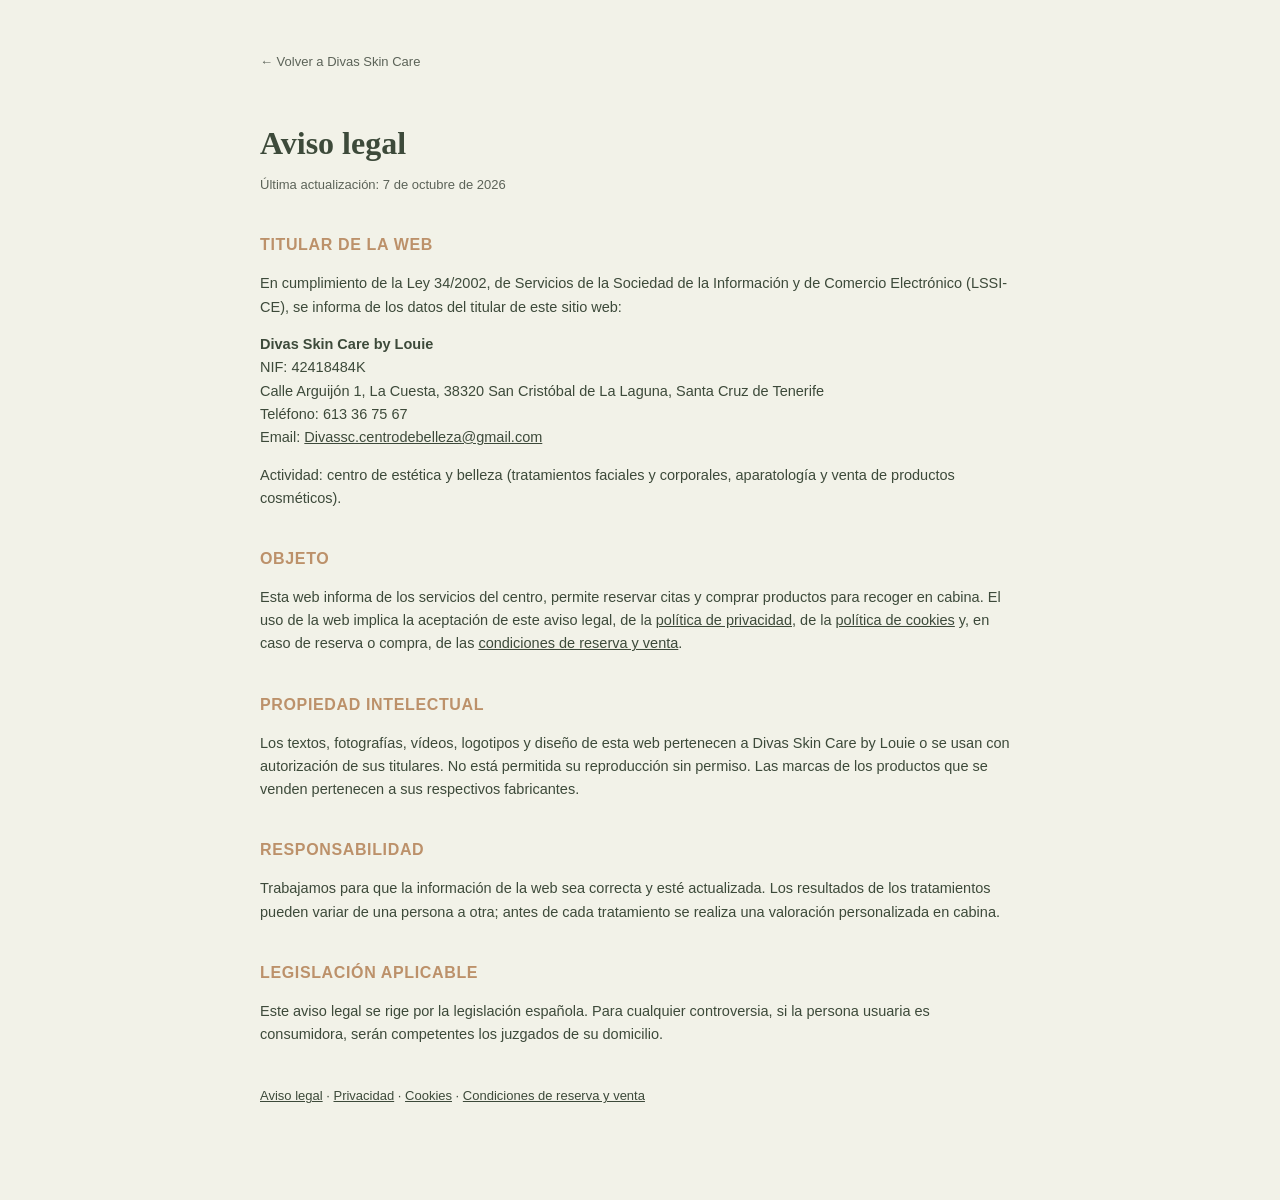
<file: aviso-legal.html>
<!DOCTYPE html>
<html lang="es">
<head>
<meta charset="UTF-8">
<meta name="referrer" content="strict-origin-when-cross-origin">
<meta name="viewport" content="width=device-width, initial-scale=1.0">
<title>Aviso legal · Divas Skin Care</title>
<style>
  body{font-family:'Helvetica Neue',Arial,sans-serif;background:#F2F2E8;color:#3d4a3a;margin:0;padding:0;line-height:1.6;}
  .wrap{max-width:760px;margin:0 auto;padding:48px 24px 80px;}
  a{color:#3d4a3a;}
  h1{font-family:Georgia,serif;font-size:32px;margin-bottom:6px;}
  .sub{color:#5c6358;font-size:13px;margin-bottom:36px;}
  h2{font-size:16px;letter-spacing:.04em;text-transform:uppercase;color:#BC916A;margin-top:36px;margin-bottom:10px;}
  p,li{font-size:14.5px;color:#3d4a3a;}
  .back{display:inline-block;margin-bottom:24px;font-size:13px;color:#5c6358;text-decoration:none;}
  .back:hover{text-decoration:underline;}
</style>
</head>
<body>
<div class="wrap">
<a class="back" href="index.html">← Volver a Divas Skin Care</a>
<h1>Aviso legal</h1>
<div class="sub">Última actualización: 7 de octubre de 2026</div>

<h2>Titular de la web</h2>
<p>En cumplimiento de la Ley 34/2002, de Servicios de la Sociedad de la Información y de Comercio Electrónico (LSSI-CE), se informa de los datos del titular de este sitio web:</p>
<p><strong>Divas Skin Care by Louie</strong><br>NIF: 42418484K<br>Calle Arguijón 1, La Cuesta, 38320 San Cristóbal de La Laguna, Santa Cruz de Tenerife<br>Teléfono: 613 36 75 67<br>Email: <a href="mailto:Divassc.centrodebelleza@gmail.com">Divassc.centrodebelleza@gmail.com</a></p>
<p>Actividad: centro de estética y belleza (tratamientos faciales y corporales, aparatología y venta de productos cosméticos).</p>
<h2>Objeto</h2>
<p>Esta web informa de los servicios del centro, permite reservar citas y comprar productos para recoger en cabina. El uso de la web implica la aceptación de este aviso legal, de la <a href="privacidad.html">política de privacidad</a>, de la <a href="cookies.html">política de cookies</a> y, en caso de reserva o compra, de las <a href="condiciones.html">condiciones de reserva y venta</a>.</p>
<h2>Propiedad intelectual</h2>
<p>Los textos, fotografías, vídeos, logotipos y diseño de esta web pertenecen a Divas Skin Care by Louie o se usan con autorización de sus titulares. No está permitida su reproducción sin permiso. Las marcas de los productos que se venden pertenecen a sus respectivos fabricantes.</p>
<h2>Responsabilidad</h2>
<p>Trabajamos para que la información de la web sea correcta y esté actualizada. Los resultados de los tratamientos pueden variar de una persona a otra; antes de cada tratamiento se realiza una valoración personalizada en cabina.</p>
<h2>Legislación aplicable</h2>
<p>Este aviso legal se rige por la legislación española. Para cualquier controversia, si la persona usuaria es consumidora, serán competentes los juzgados de su domicilio.</p>

<p style="margin-top:40px;font-size:13px;"><a href="aviso-legal.html">Aviso legal</a> · <a href="privacidad.html">Privacidad</a> · <a href="cookies.html">Cookies</a> · <a href="condiciones.html">Condiciones de reserva y venta</a></p>
</div>
</body>
</html>
</file>
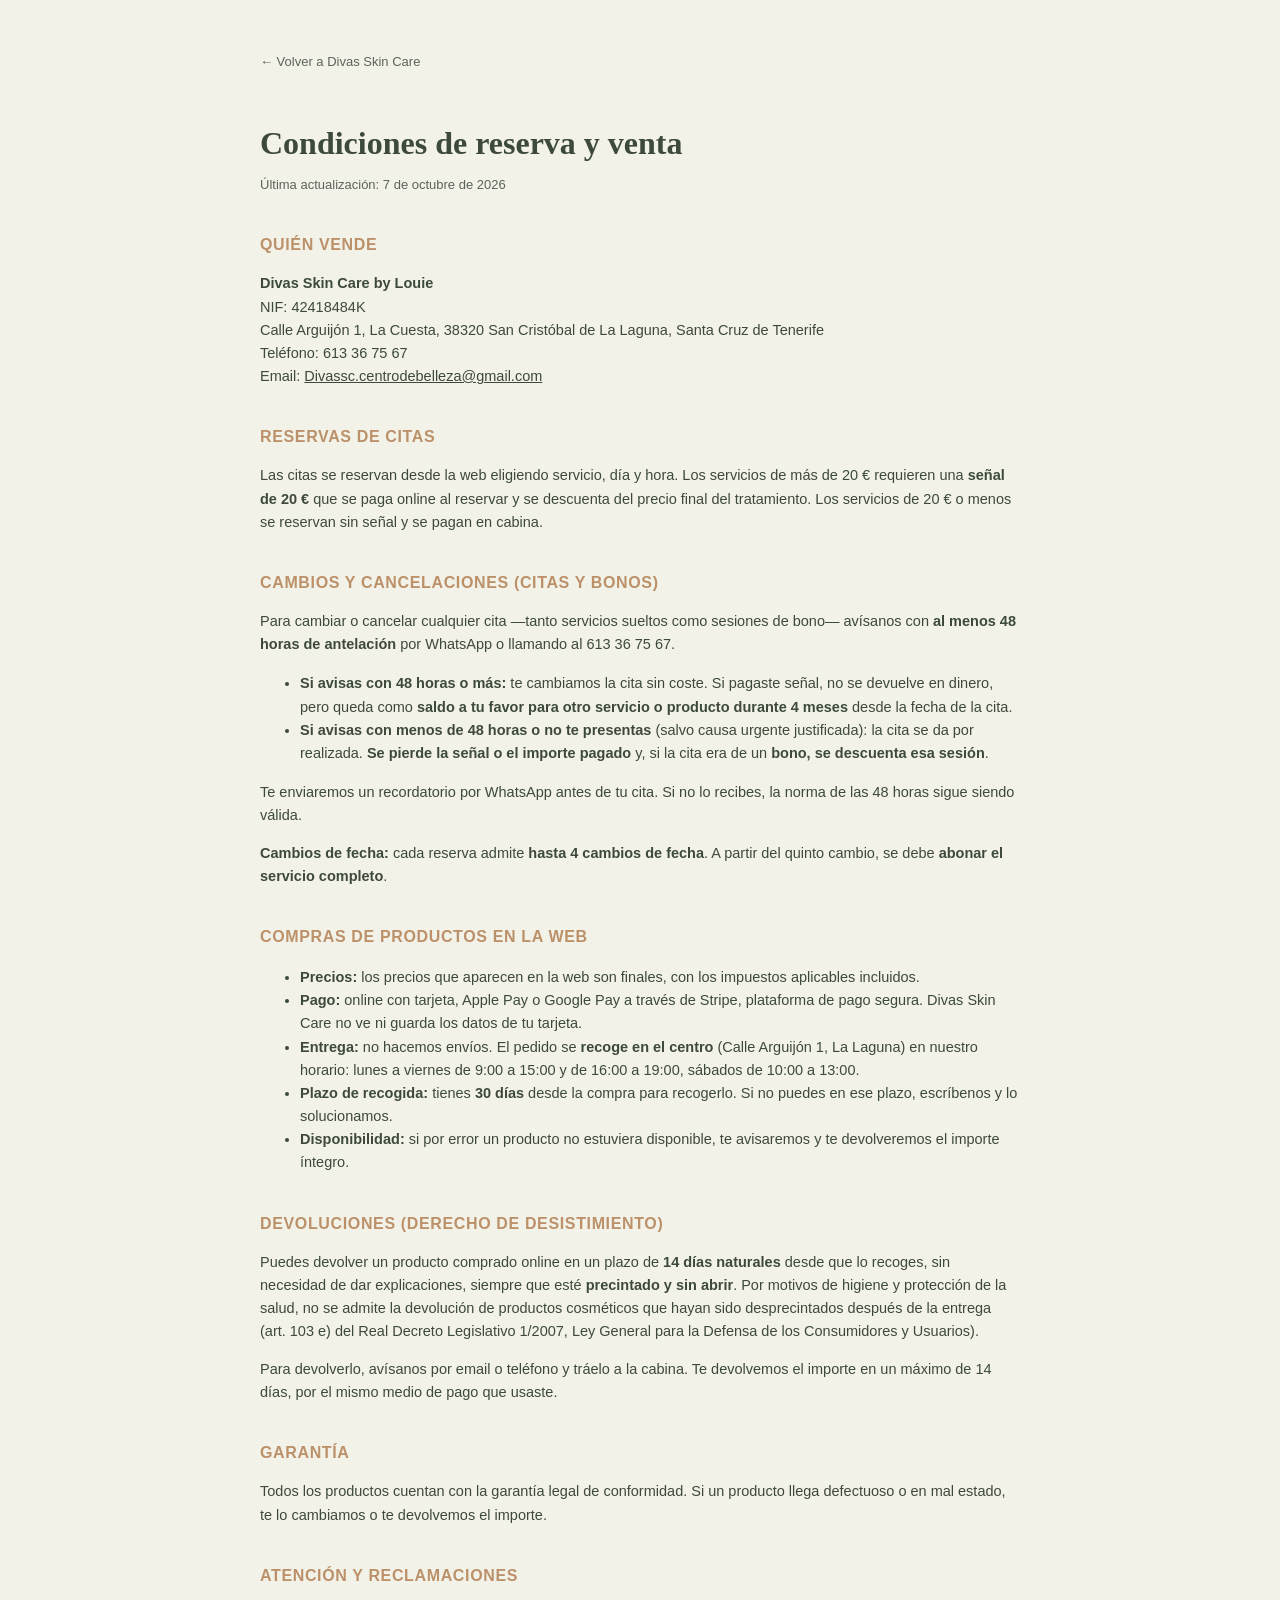
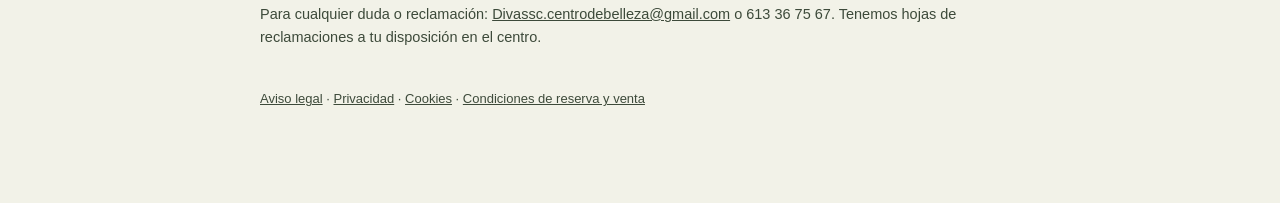
<file: condiciones.html>
<!DOCTYPE html>
<html lang="es">
<head>
<meta charset="UTF-8">
<meta name="referrer" content="strict-origin-when-cross-origin">
<meta name="viewport" content="width=device-width, initial-scale=1.0">
<title>Condiciones de reserva y venta · Divas Skin Care</title>
<style>
  body{font-family:'Helvetica Neue',Arial,sans-serif;background:#F2F2E8;color:#3d4a3a;margin:0;padding:0;line-height:1.6;}
  .wrap{max-width:760px;margin:0 auto;padding:48px 24px 80px;}
  a{color:#3d4a3a;}
  h1{font-family:Georgia,serif;font-size:32px;margin-bottom:6px;}
  .sub{color:#5c6358;font-size:13px;margin-bottom:36px;}
  h2{font-size:16px;letter-spacing:.04em;text-transform:uppercase;color:#BC916A;margin-top:36px;margin-bottom:10px;}
  p,li{font-size:14.5px;color:#3d4a3a;}
  .back{display:inline-block;margin-bottom:24px;font-size:13px;color:#5c6358;text-decoration:none;}
  .back:hover{text-decoration:underline;}
</style>
</head>
<body>
<div class="wrap">
<a class="back" href="index.html">← Volver a Divas Skin Care</a>
<h1>Condiciones de reserva y venta</h1>
<div class="sub">Última actualización: 7 de octubre de 2026</div>

<h2>Quién vende</h2>
<p><strong>Divas Skin Care by Louie</strong><br>NIF: 42418484K<br>Calle Arguijón 1, La Cuesta, 38320 San Cristóbal de La Laguna, Santa Cruz de Tenerife<br>Teléfono: 613 36 75 67<br>Email: <a href="mailto:Divassc.centrodebelleza@gmail.com">Divassc.centrodebelleza@gmail.com</a></p>
<h2>Reservas de citas</h2>
<p>Las citas se reservan desde la web eligiendo servicio, día y hora. Los servicios de más de 20 € requieren una <strong>señal de 20 €</strong> que se paga online al reservar y se descuenta del precio final del tratamiento. Los servicios de 20 € o menos se reservan sin señal y se pagan en cabina.</p>
<h2>Cambios y cancelaciones (citas y bonos)</h2>
<p>Para cambiar o cancelar cualquier cita —tanto servicios sueltos como sesiones de bono— avísanos con <strong>al menos 48 horas de antelación</strong> por WhatsApp o llamando al 613 36 75 67.</p>
<ul>
<li><strong>Si avisas con 48 horas o más:</strong> te cambiamos la cita sin coste. Si pagaste señal, no se devuelve en dinero, pero queda como <strong>saldo a tu favor para otro servicio o producto durante 4 meses</strong> desde la fecha de la cita.</li>
<li><strong>Si avisas con menos de 48 horas o no te presentas</strong> (salvo causa urgente justificada): la cita se da por realizada. <strong>Se pierde la señal o el importe pagado</strong> y, si la cita era de un <strong>bono, se descuenta esa sesión</strong>.</li>
</ul>
<p>Te enviaremos un recordatorio por WhatsApp antes de tu cita. Si no lo recibes, la norma de las 48 horas sigue siendo válida.</p>
<p><strong>Cambios de fecha:</strong> cada reserva admite <strong>hasta 4 cambios de fecha</strong>. A partir del quinto cambio, se debe <strong>abonar el servicio completo</strong>.</p>
<h2>Compras de productos en la web</h2>
<ul>
<li><strong>Precios:</strong> los precios que aparecen en la web son finales, con los impuestos aplicables incluidos.</li>
<li><strong>Pago:</strong> online con tarjeta, Apple Pay o Google Pay a través de Stripe, plataforma de pago segura. Divas Skin Care no ve ni guarda los datos de tu tarjeta.</li>
<li><strong>Entrega:</strong> no hacemos envíos. El pedido se <strong>recoge en el centro</strong> (Calle Arguijón 1, La Laguna) en nuestro horario: lunes a viernes de 9:00 a 15:00 y de 16:00 a 19:00, sábados de 10:00 a 13:00.</li>
<li><strong>Plazo de recogida:</strong> tienes <strong>30 días</strong> desde la compra para recogerlo. Si no puedes en ese plazo, escríbenos y lo solucionamos.</li>
<li><strong>Disponibilidad:</strong> si por error un producto no estuviera disponible, te avisaremos y te devolveremos el importe íntegro.</li>
</ul>
<h2>Devoluciones (derecho de desistimiento)</h2>
<p>Puedes devolver un producto comprado online en un plazo de <strong>14 días naturales</strong> desde que lo recoges, sin necesidad de dar explicaciones, siempre que esté <strong>precintado y sin abrir</strong>. Por motivos de higiene y protección de la salud, no se admite la devolución de productos cosméticos que hayan sido desprecintados después de la entrega (art. 103 e) del Real Decreto Legislativo 1/2007, Ley General para la Defensa de los Consumidores y Usuarios).</p>
<p>Para devolverlo, avísanos por email o teléfono y tráelo a la cabina. Te devolvemos el importe en un máximo de 14 días, por el mismo medio de pago que usaste.</p>
<h2>Garantía</h2>
<p>Todos los productos cuentan con la garantía legal de conformidad. Si un producto llega defectuoso o en mal estado, te lo cambiamos o te devolvemos el importe.</p>
<h2>Atención y reclamaciones</h2>
<p>Para cualquier duda o reclamación: <a href="mailto:Divassc.centrodebelleza@gmail.com">Divassc.centrodebelleza@gmail.com</a> o 613 36 75 67. Tenemos hojas de reclamaciones a tu disposición en el centro.</p>

<p style="margin-top:40px;font-size:13px;"><a href="aviso-legal.html">Aviso legal</a> · <a href="privacidad.html">Privacidad</a> · <a href="cookies.html">Cookies</a> · <a href="condiciones.html">Condiciones de reserva y venta</a></p>
</div>
</body>
</html>
</file>
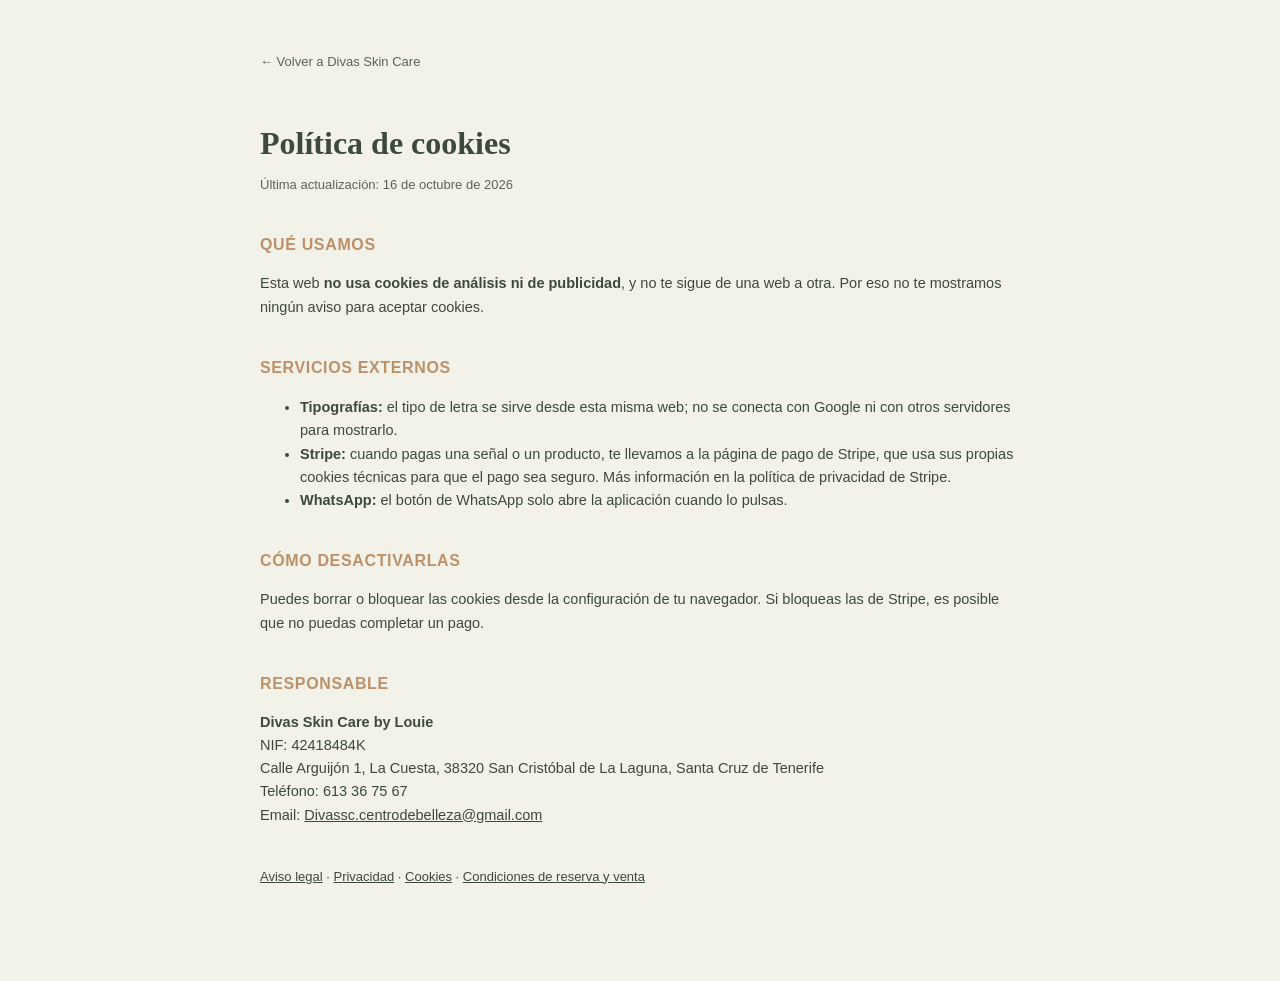
<file: cookies.html>
<!DOCTYPE html>
<html lang="es">
<head>
<meta charset="UTF-8">
<meta name="referrer" content="strict-origin-when-cross-origin">
<meta name="viewport" content="width=device-width, initial-scale=1.0">
<title>Política de cookies · Divas Skin Care</title>
<style>
  body{font-family:'Helvetica Neue',Arial,sans-serif;background:#F2F2E8;color:#3d4a3a;margin:0;padding:0;line-height:1.6;}
  .wrap{max-width:760px;margin:0 auto;padding:48px 24px 80px;}
  a{color:#3d4a3a;}
  h1{font-family:Georgia,serif;font-size:32px;margin-bottom:6px;}
  .sub{color:#5c6358;font-size:13px;margin-bottom:36px;}
  h2{font-size:16px;letter-spacing:.04em;text-transform:uppercase;color:#BC916A;margin-top:36px;margin-bottom:10px;}
  p,li{font-size:14.5px;color:#3d4a3a;}
  .back{display:inline-block;margin-bottom:24px;font-size:13px;color:#5c6358;text-decoration:none;}
  .back:hover{text-decoration:underline;}
</style>
</head>
<body>
<div class="wrap">
<a class="back" href="index.html">← Volver a Divas Skin Care</a>
<h1>Política de cookies</h1>
<div class="sub">Última actualización: 16 de octubre de 2026</div>

<h2>Qué usamos</h2>
<p>Esta web <strong>no usa cookies de análisis ni de publicidad</strong>, y no te sigue de una web a otra. Por eso no te mostramos ningún aviso para aceptar cookies.</p>
<h2>Servicios externos</h2>
<ul>
<li><strong>Tipografías:</strong> el tipo de letra se sirve desde esta misma web; no se conecta con Google ni con otros servidores para mostrarlo.</li>
<li><strong>Stripe:</strong> cuando pagas una señal o un producto, te llevamos a la página de pago de Stripe, que usa sus propias cookies técnicas para que el pago sea seguro. Más información en la política de privacidad de Stripe.</li>
<li><strong>WhatsApp:</strong> el botón de WhatsApp solo abre la aplicación cuando lo pulsas.</li>
</ul>
<h2>Cómo desactivarlas</h2>
<p>Puedes borrar o bloquear las cookies desde la configuración de tu navegador. Si bloqueas las de Stripe, es posible que no puedas completar un pago.</p>
<h2>Responsable</h2>
<p><strong>Divas Skin Care by Louie</strong><br>NIF: 42418484K<br>Calle Arguijón 1, La Cuesta, 38320 San Cristóbal de La Laguna, Santa Cruz de Tenerife<br>Teléfono: 613 36 75 67<br>Email: <a href="mailto:Divassc.centrodebelleza@gmail.com">Divassc.centrodebelleza@gmail.com</a></p>

<p style="margin-top:40px;font-size:13px;"><a href="aviso-legal.html">Aviso legal</a> · <a href="privacidad.html">Privacidad</a> · <a href="cookies.html">Cookies</a> · <a href="condiciones.html">Condiciones de reserva y venta</a></p>
</div>
</body>
</html>
</file>
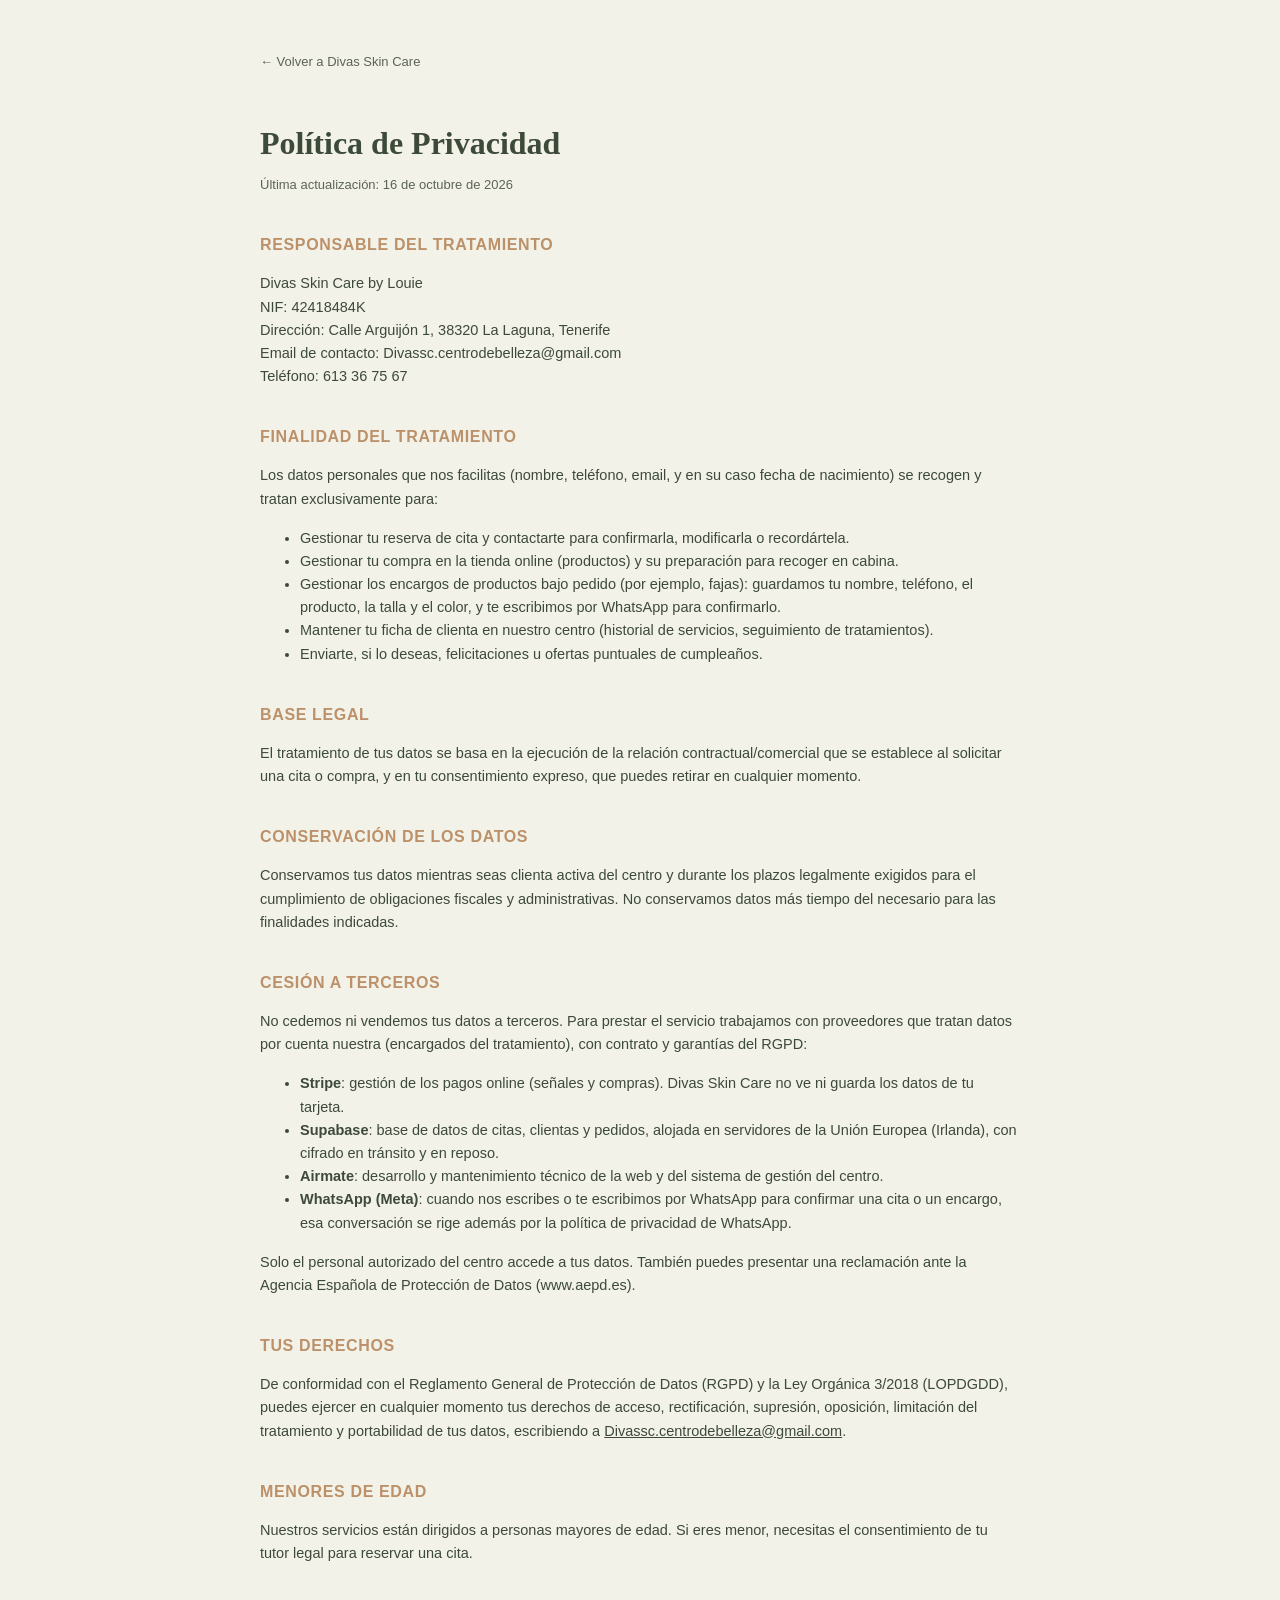
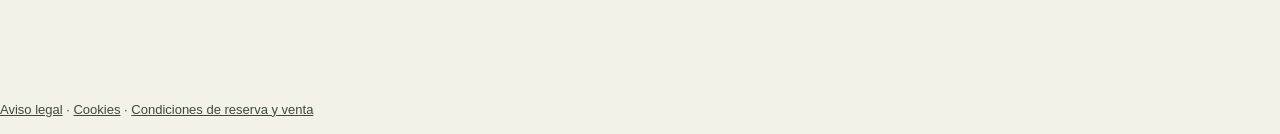
<file: privacidad.html>
<!DOCTYPE html>
<html lang="es">
<head>
<meta charset="UTF-8">
<meta name="referrer" content="strict-origin-when-cross-origin">
<meta name="viewport" content="width=device-width, initial-scale=1.0">
<title>Política de Privacidad · Divas Skin Care</title>
<style>
  body{font-family:'Helvetica Neue',Arial,sans-serif;background:#F2F2E8;color:#3d4a3a;margin:0;padding:0;line-height:1.6;}
  .wrap{max-width:760px;margin:0 auto;padding:48px 24px 80px;}
  a{color:#3d4a3a;}
  h1{font-family:Georgia,serif;font-size:32px;margin-bottom:6px;}
  .sub{color:#5c6358;font-size:13px;margin-bottom:36px;}
  h2{font-size:16px;letter-spacing:.04em;text-transform:uppercase;color:#BC916A;margin-top:36px;margin-bottom:10px;}
  p,li{font-size:14.5px;color:#3d4a3a;}
  .back{display:inline-block;margin-bottom:24px;font-size:13px;color:#5c6358;text-decoration:none;}
  .back:hover{text-decoration:underline;}
</style>
</head>
<body>
  <div class="wrap">
    <a class="back" href="index.html">← Volver a Divas Skin Care</a>
    <h1>Política de Privacidad</h1>
    <div class="sub">Última actualización: 16 de octubre de 2026</div>

    <h2>Responsable del tratamiento</h2>
    <p>
      Divas Skin Care by Louie<br>
      NIF: 42418484K<br>
      Dirección: Calle Arguijón 1, 38320 La Laguna, Tenerife<br>
      Email de contacto: Divassc.centrodebelleza@gmail.com<br>
      Teléfono: 613 36 75 67
    </p>

    <h2>Finalidad del tratamiento</h2>
    <p>Los datos personales que nos facilitas (nombre, teléfono, email, y en su caso fecha de nacimiento) se recogen y tratan exclusivamente para:</p>
    <ul>
      <li>Gestionar tu reserva de cita y contactarte para confirmarla, modificarla o recordártela.</li>
      <li>Gestionar tu compra en la tienda online (productos) y su preparación para recoger en cabina.</li>
      <li>Gestionar los encargos de productos bajo pedido (por ejemplo, fajas): guardamos tu nombre, teléfono, el producto, la talla y el color, y te escribimos por WhatsApp para confirmarlo.</li>
      <li>Mantener tu ficha de clienta en nuestro centro (historial de servicios, seguimiento de tratamientos).</li>
      <li>Enviarte, si lo deseas, felicitaciones u ofertas puntuales de cumpleaños.</li>
    </ul>

    <h2>Base legal</h2>
    <p>El tratamiento de tus datos se basa en la ejecución de la relación contractual/comercial que se establece al solicitar una cita o compra, y en tu consentimiento expreso, que puedes retirar en cualquier momento.</p>

    <h2>Conservación de los datos</h2>
    <p>Conservamos tus datos mientras seas clienta activa del centro y durante los plazos legalmente exigidos para el cumplimiento de obligaciones fiscales y administrativas. No conservamos datos más tiempo del necesario para las finalidades indicadas.</p>

    <h2>Cesión a terceros</h2>
    <p>No cedemos ni vendemos tus datos a terceros. Para prestar el servicio trabajamos con proveedores que tratan datos por cuenta nuestra (encargados del tratamiento), con contrato y garantías del RGPD:</p>
<ul>
<li><strong>Stripe</strong>: gestión de los pagos online (señales y compras). Divas Skin Care no ve ni guarda los datos de tu tarjeta.</li>
<li><strong>Supabase</strong>: base de datos de citas, clientas y pedidos, alojada en servidores de la Unión Europea (Irlanda), con cifrado en tránsito y en reposo.</li>
<li><strong>Airmate</strong>: desarrollo y mantenimiento técnico de la web y del sistema de gestión del centro.</li>
<li><strong>WhatsApp (Meta)</strong>: cuando nos escribes o te escribimos por WhatsApp para confirmar una cita o un encargo, esa conversación se rige además por la política de privacidad de WhatsApp.</li>
</ul>
<p>Solo el personal autorizado del centro accede a tus datos. También puedes presentar una reclamación ante la Agencia Española de Protección de Datos (www.aepd.es).</p>

    <h2>Tus derechos</h2>
    <p>De conformidad con el Reglamento General de Protección de Datos (RGPD) y la Ley Orgánica 3/2018 (LOPDGDD), puedes ejercer en cualquier momento tus derechos de acceso, rectificación, supresión, oposición, limitación del tratamiento y portabilidad de tus datos, escribiendo a <a href="mailto:Divassc.centrodebelleza@gmail.com">Divassc.centrodebelleza@gmail.com</a>.</p>

    <h2>Menores de edad</h2>
    <p>Nuestros servicios están dirigidos a personas mayores de edad. Si eres menor, necesitas el consentimiento de tu tutor legal para reservar una cita.</p>
  </div>
<p style="margin-top:40px;font-size:13px;"><a href="aviso-legal.html">Aviso legal</a> · <a href="cookies.html">Cookies</a> · <a href="condiciones.html">Condiciones de reserva y venta</a></p>
</body>
</html>
</file>
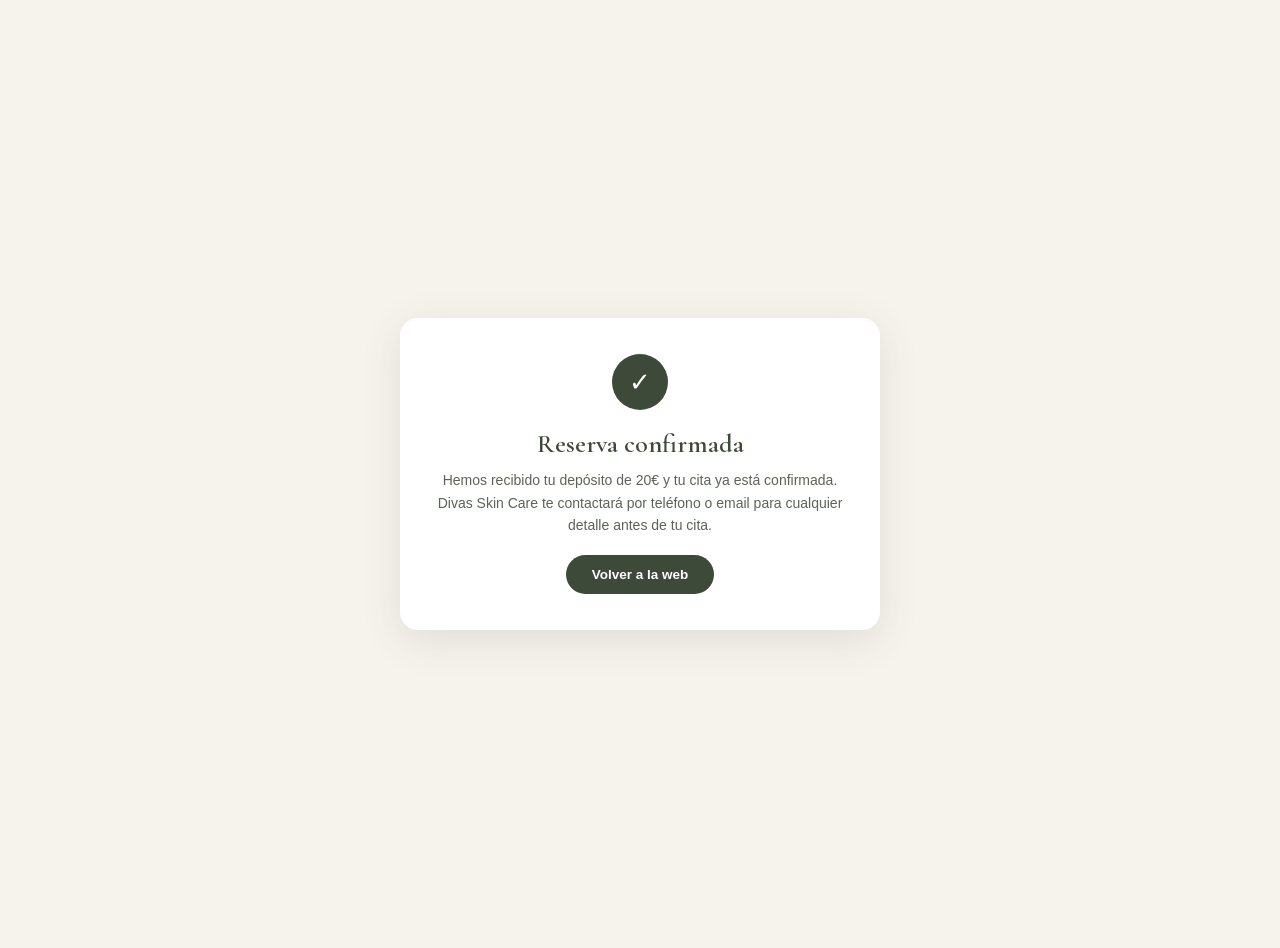
<file: reserva-confirmada.html>
<!DOCTYPE html>
<html lang="es">
<head>
<meta charset="UTF-8">
<meta name="referrer" content="strict-origin-when-cross-origin">
<meta name="viewport" content="width=device-width, initial-scale=1.0">
<title>Reserva confirmada — Divas Skin Care</title>
<link rel="stylesheet" href="fonts/fonts.css">
<style>
  body{margin:0;min-height:100vh;display:flex;align-items:center;justify-content:center;background:#f6f3ec;font-family:'Poppins',sans-serif;color:#3d4a3a;padding:24px;}
  .card{background:#fff;border-radius:18px;max-width:420px;width:100%;padding:36px 30px;text-align:center;box-shadow:0 10px 40px rgba(61,74,58,.12);}
  .icon{width:56px;height:56px;border-radius:50%;background:#3d4a3a;color:#fff;display:flex;align-items:center;justify-content:center;font-size:26px;margin:0 auto 18px;}
  h1{font-family:'Cormorant Garamond',serif;font-size:26px;margin:0 0 10px;}
  p{font-size:14px;line-height:1.6;color:#5c6358;margin:0 0 18px;}
  a.btn{display:inline-block;background:#3d4a3a;color:#fff;text-decoration:none;padding:12px 26px;border-radius:30px;font-size:13.5px;font-weight:600;}
</style>
</head>
<body>
  <div class="card">
    <div class="icon">✓</div>
    <h1>Reserva confirmada</h1>
    <p>Hemos recibido tu depósito de 20€ y tu cita ya está confirmada. Divas Skin Care te contactará por teléfono o email para cualquier detalle antes de tu cita.</p>
    <a class="btn" href="https://airmateai.github.io/divas-skin-care/">Volver a la web</a>
  </div>
</body>
</html>
</file>
<file: fonts/fonts.css>
/* latin-ext */
@font-face {
  font-family: 'Cormorant Garamond';
  font-style: italic;
  font-weight: 400;
  font-display: swap;
  src: url(b41a7e9a1f.woff2) format('woff2');
  unicode-range: U+0100-02BA, U+02BD-02C5, U+02C7-02CC, U+02CE-02D7, U+02DD-02FF, U+0304, U+0308, U+0329, U+1D00-1DBF, U+1E00-1E9F, U+1EF2-1EFF, U+2020, U+20A0-20AB, U+20AD-20C4, U+2113, U+2C60-2C7F, U+A720-A7FF;
}
/* latin */
@font-face {
  font-family: 'Cormorant Garamond';
  font-style: italic;
  font-weight: 400;
  font-display: swap;
  src: url(af8c4f415b.woff2) format('woff2');
  unicode-range: U+0000-00FF, U+0131, U+0152-0153, U+02BB-02BC, U+02C6, U+02DA, U+02DC, U+0304, U+0308, U+0329, U+2000-206F, U+20AC, U+2122, U+2191, U+2193, U+2212, U+2215, U+FEFF, U+FFFD;
}
/* latin-ext */
@font-face {
  font-family: 'Cormorant Garamond';
  font-style: normal;
  font-weight: 300;
  font-display: swap;
  src: url(2111493947.woff2) format('woff2');
  unicode-range: U+0100-02BA, U+02BD-02C5, U+02C7-02CC, U+02CE-02D7, U+02DD-02FF, U+0304, U+0308, U+0329, U+1D00-1DBF, U+1E00-1E9F, U+1EF2-1EFF, U+2020, U+20A0-20AB, U+20AD-20C4, U+2113, U+2C60-2C7F, U+A720-A7FF;
}
/* latin */
@font-face {
  font-family: 'Cormorant Garamond';
  font-style: normal;
  font-weight: 300;
  font-display: swap;
  src: url(e99b45a2e7.woff2) format('woff2');
  unicode-range: U+0000-00FF, U+0131, U+0152-0153, U+02BB-02BC, U+02C6, U+02DA, U+02DC, U+0304, U+0308, U+0329, U+2000-206F, U+20AC, U+2122, U+2191, U+2193, U+2212, U+2215, U+FEFF, U+FFFD;
}
/* latin-ext */
@font-face {
  font-family: 'Cormorant Garamond';
  font-style: normal;
  font-weight: 400;
  font-display: swap;
  src: url(2111493947.woff2) format('woff2');
  unicode-range: U+0100-02BA, U+02BD-02C5, U+02C7-02CC, U+02CE-02D7, U+02DD-02FF, U+0304, U+0308, U+0329, U+1D00-1DBF, U+1E00-1E9F, U+1EF2-1EFF, U+2020, U+20A0-20AB, U+20AD-20C4, U+2113, U+2C60-2C7F, U+A720-A7FF;
}
/* latin */
@font-face {
  font-family: 'Cormorant Garamond';
  font-style: normal;
  font-weight: 400;
  font-display: swap;
  src: url(e99b45a2e7.woff2) format('woff2');
  unicode-range: U+0000-00FF, U+0131, U+0152-0153, U+02BB-02BC, U+02C6, U+02DA, U+02DC, U+0304, U+0308, U+0329, U+2000-206F, U+20AC, U+2122, U+2191, U+2193, U+2212, U+2215, U+FEFF, U+FFFD;
}
/* latin-ext */
@font-face {
  font-family: 'Cormorant Garamond';
  font-style: normal;
  font-weight: 500;
  font-display: swap;
  src: url(2111493947.woff2) format('woff2');
  unicode-range: U+0100-02BA, U+02BD-02C5, U+02C7-02CC, U+02CE-02D7, U+02DD-02FF, U+0304, U+0308, U+0329, U+1D00-1DBF, U+1E00-1E9F, U+1EF2-1EFF, U+2020, U+20A0-20AB, U+20AD-20C4, U+2113, U+2C60-2C7F, U+A720-A7FF;
}
/* latin */
@font-face {
  font-family: 'Cormorant Garamond';
  font-style: normal;
  font-weight: 500;
  font-display: swap;
  src: url(e99b45a2e7.woff2) format('woff2');
  unicode-range: U+0000-00FF, U+0131, U+0152-0153, U+02BB-02BC, U+02C6, U+02DA, U+02DC, U+0304, U+0308, U+0329, U+2000-206F, U+20AC, U+2122, U+2191, U+2193, U+2212, U+2215, U+FEFF, U+FFFD;
}
/* latin-ext */
@font-face {
  font-family: 'Cormorant Garamond';
  font-style: normal;
  font-weight: 600;
  font-display: swap;
  src: url(2111493947.woff2) format('woff2');
  unicode-range: U+0100-02BA, U+02BD-02C5, U+02C7-02CC, U+02CE-02D7, U+02DD-02FF, U+0304, U+0308, U+0329, U+1D00-1DBF, U+1E00-1E9F, U+1EF2-1EFF, U+2020, U+20A0-20AB, U+20AD-20C4, U+2113, U+2C60-2C7F, U+A720-A7FF;
}
/* latin */
@font-face {
  font-family: 'Cormorant Garamond';
  font-style: normal;
  font-weight: 600;
  font-display: swap;
  src: url(e99b45a2e7.woff2) format('woff2');
  unicode-range: U+0000-00FF, U+0131, U+0152-0153, U+02BB-02BC, U+02C6, U+02DA, U+02DC, U+0304, U+0308, U+0329, U+2000-206F, U+20AC, U+2122, U+2191, U+2193, U+2212, U+2215, U+FEFF, U+FFFD;
}
/* latin-ext */
@font-face {
  font-family: 'Inter';
  font-style: normal;
  font-weight: 300;
  font-display: swap;
  src: url(749a308406.woff2) format('woff2');
  unicode-range: U+0100-02BA, U+02BD-02C5, U+02C7-02CC, U+02CE-02D7, U+02DD-02FF, U+0304, U+0308, U+0329, U+1D00-1DBF, U+1E00-1E9F, U+1EF2-1EFF, U+2020, U+20A0-20AB, U+20AD-20C4, U+2113, U+2C60-2C7F, U+A720-A7FF;
}
/* latin */
@font-face {
  font-family: 'Inter';
  font-style: normal;
  font-weight: 300;
  font-display: swap;
  src: url(1ab1ad5590.woff2) format('woff2');
  unicode-range: U+0000-00FF, U+0131, U+0152-0153, U+02BB-02BC, U+02C6, U+02DA, U+02DC, U+0304, U+0308, U+0329, U+2000-206F, U+20AC, U+2122, U+2191, U+2193, U+2212, U+2215, U+FEFF, U+FFFD;
}
/* latin-ext */
@font-face {
  font-family: 'Inter';
  font-style: normal;
  font-weight: 400;
  font-display: swap;
  src: url(749a308406.woff2) format('woff2');
  unicode-range: U+0100-02BA, U+02BD-02C5, U+02C7-02CC, U+02CE-02D7, U+02DD-02FF, U+0304, U+0308, U+0329, U+1D00-1DBF, U+1E00-1E9F, U+1EF2-1EFF, U+2020, U+20A0-20AB, U+20AD-20C4, U+2113, U+2C60-2C7F, U+A720-A7FF;
}
/* latin */
@font-face {
  font-family: 'Inter';
  font-style: normal;
  font-weight: 400;
  font-display: swap;
  src: url(1ab1ad5590.woff2) format('woff2');
  unicode-range: U+0000-00FF, U+0131, U+0152-0153, U+02BB-02BC, U+02C6, U+02DA, U+02DC, U+0304, U+0308, U+0329, U+2000-206F, U+20AC, U+2122, U+2191, U+2193, U+2212, U+2215, U+FEFF, U+FFFD;
}
/* latin-ext */
@font-face {
  font-family: 'Inter';
  font-style: normal;
  font-weight: 500;
  font-display: swap;
  src: url(749a308406.woff2) format('woff2');
  unicode-range: U+0100-02BA, U+02BD-02C5, U+02C7-02CC, U+02CE-02D7, U+02DD-02FF, U+0304, U+0308, U+0329, U+1D00-1DBF, U+1E00-1E9F, U+1EF2-1EFF, U+2020, U+20A0-20AB, U+20AD-20C4, U+2113, U+2C60-2C7F, U+A720-A7FF;
}
/* latin */
@font-face {
  font-family: 'Inter';
  font-style: normal;
  font-weight: 500;
  font-display: swap;
  src: url(1ab1ad5590.woff2) format('woff2');
  unicode-range: U+0000-00FF, U+0131, U+0152-0153, U+02BB-02BC, U+02C6, U+02DA, U+02DC, U+0304, U+0308, U+0329, U+2000-206F, U+20AC, U+2122, U+2191, U+2193, U+2212, U+2215, U+FEFF, U+FFFD;
}
/* latin-ext */
@font-face {
  font-family: 'Inter';
  font-style: normal;
  font-weight: 600;
  font-display: swap;
  src: url(749a308406.woff2) format('woff2');
  unicode-range: U+0100-02BA, U+02BD-02C5, U+02C7-02CC, U+02CE-02D7, U+02DD-02FF, U+0304, U+0308, U+0329, U+1D00-1DBF, U+1E00-1E9F, U+1EF2-1EFF, U+2020, U+20A0-20AB, U+20AD-20C4, U+2113, U+2C60-2C7F, U+A720-A7FF;
}
/* latin */
@font-face {
  font-family: 'Inter';
  font-style: normal;
  font-weight: 600;
  font-display: swap;
  src: url(1ab1ad5590.woff2) format('woff2');
  unicode-range: U+0000-00FF, U+0131, U+0152-0153, U+02BB-02BC, U+02C6, U+02DA, U+02DC, U+0304, U+0308, U+0329, U+2000-206F, U+20AC, U+2122, U+2191, U+2193, U+2212, U+2215, U+FEFF, U+FFFD;
}
/* latin-ext */
@font-face {
  font-family: 'Inter';
  font-style: normal;
  font-weight: 700;
  font-display: swap;
  src: url(749a308406.woff2) format('woff2');
  unicode-range: U+0100-02BA, U+02BD-02C5, U+02C7-02CC, U+02CE-02D7, U+02DD-02FF, U+0304, U+0308, U+0329, U+1D00-1DBF, U+1E00-1E9F, U+1EF2-1EFF, U+2020, U+20A0-20AB, U+20AD-20C4, U+2113, U+2C60-2C7F, U+A720-A7FF;
}
/* latin */
@font-face {
  font-family: 'Inter';
  font-style: normal;
  font-weight: 700;
  font-display: swap;
  src: url(1ab1ad5590.woff2) format('woff2');
  unicode-range: U+0000-00FF, U+0131, U+0152-0153, U+02BB-02BC, U+02C6, U+02DA, U+02DC, U+0304, U+0308, U+0329, U+2000-206F, U+20AC, U+2122, U+2191, U+2193, U+2212, U+2215, U+FEFF, U+FFFD;
}
</file>
